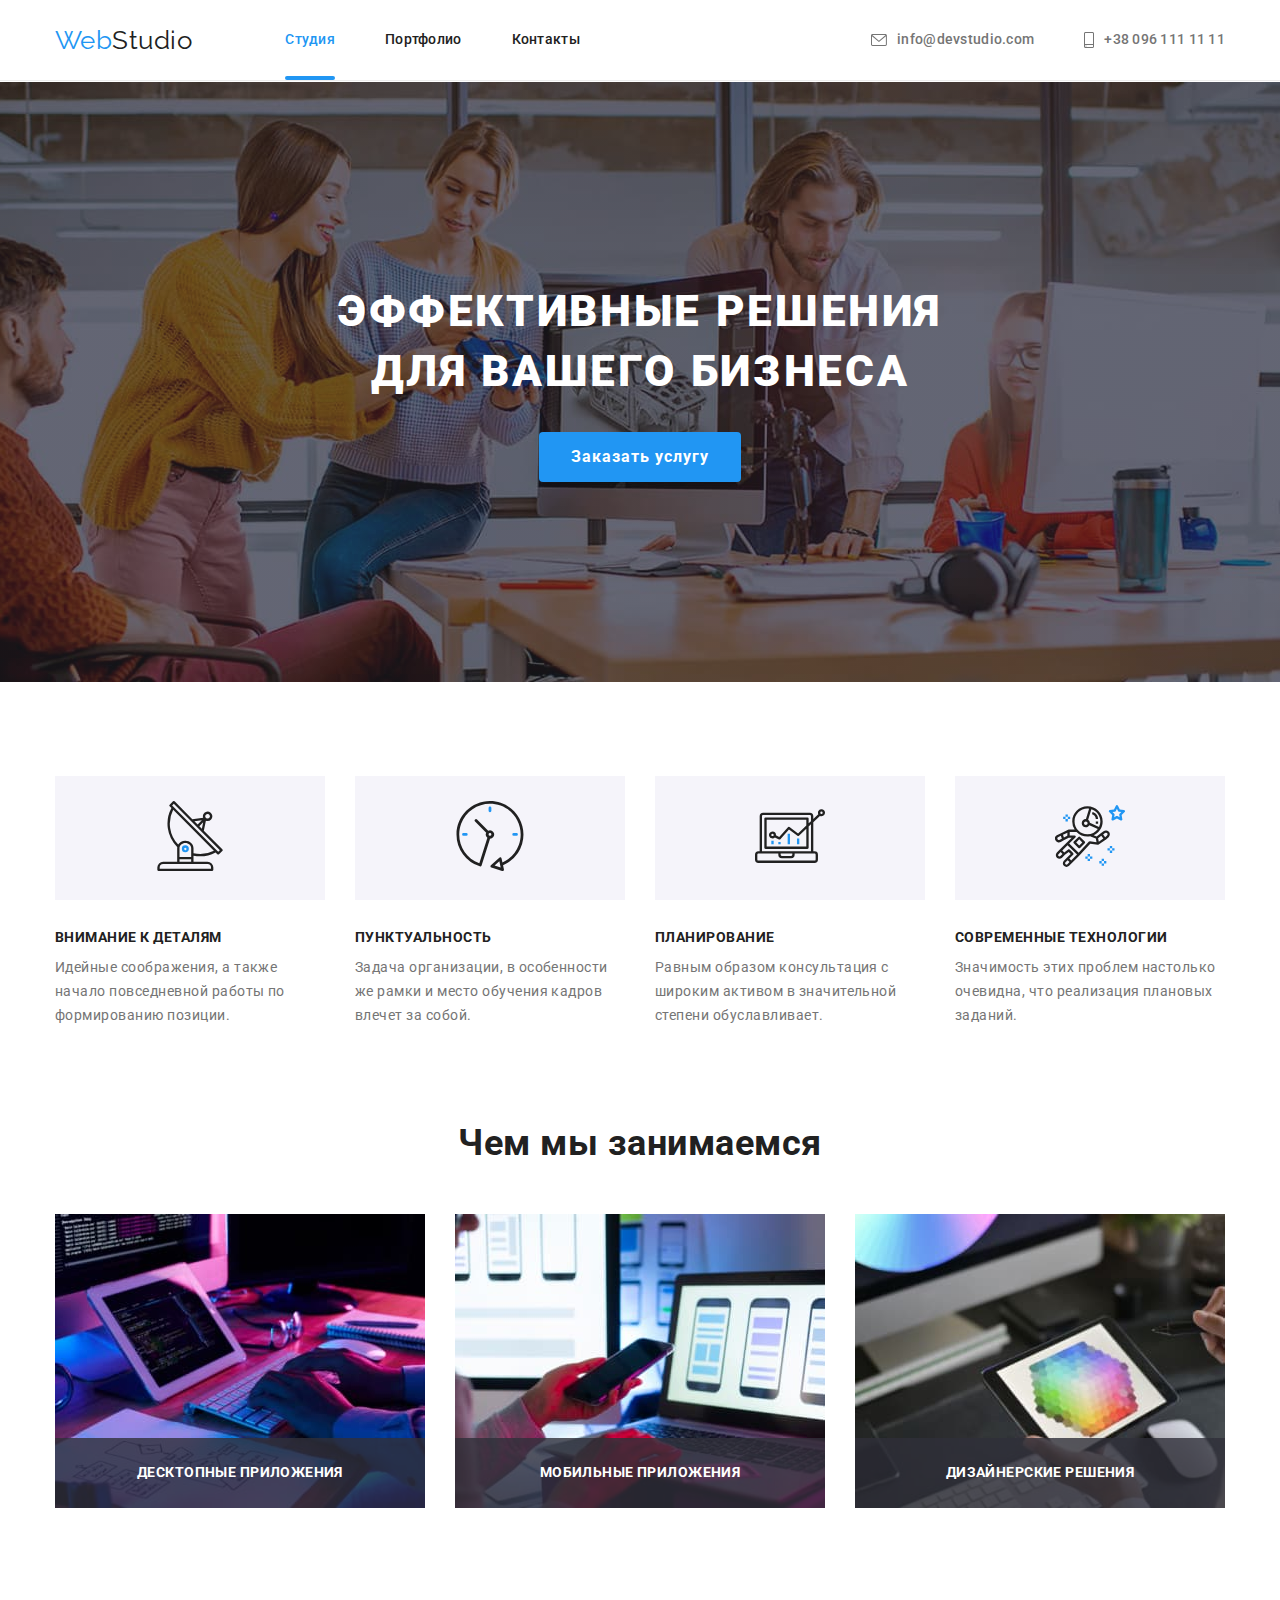
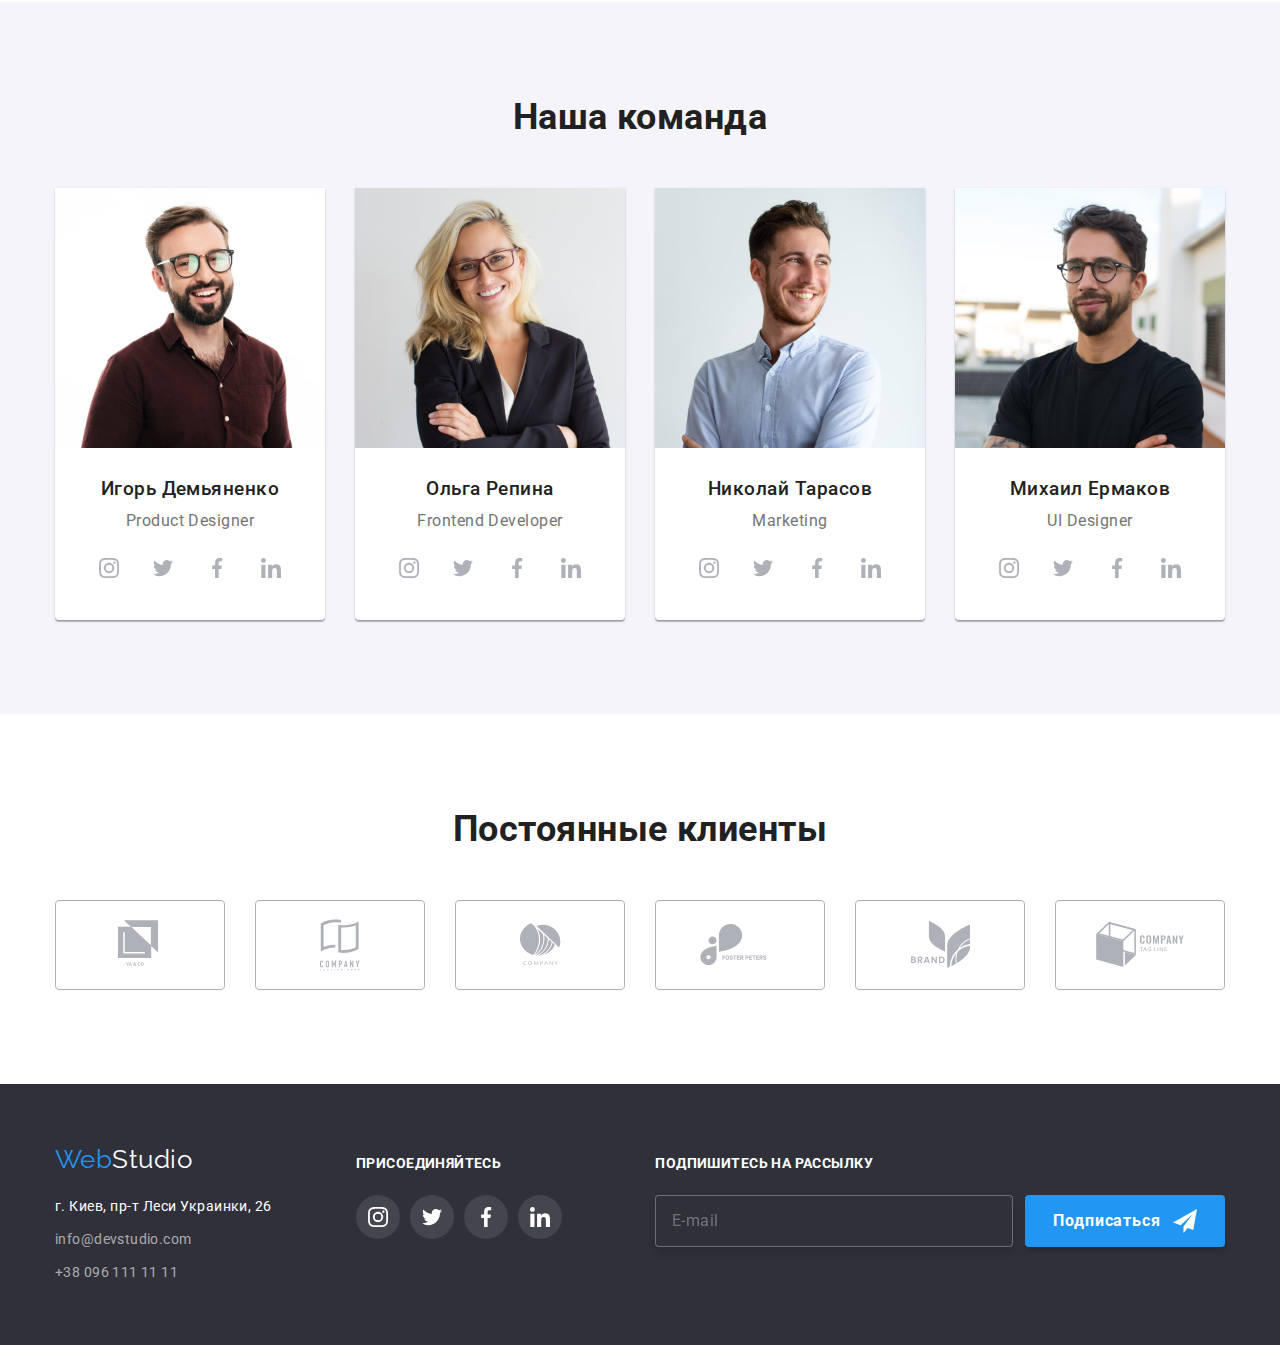
<file: index.html>
<!DOCTYPE html>
<html lang="ru">

  <head>
    <meta charset="UTF-8">
    <meta name="viewport" content="width=device-width, initial-scale=1.0">
	<title>Студия</title>
	<link rel="stylesheet" href="https://cdnjs.cloudflare.com/ajax/libs/modern-normalize/1.0.0/modern-normalize.min.css">
	<link rel="preconnect" href="https://fonts.gstatic.com">
	<link
		href="https://fonts.googleapis.com/css2?family=Raleway:wght@700&family=Roboto:wght@400;500;700;900&display=swap"
		rel="stylesheet">
	<link rel="stylesheet" href="./css/main.min.css">
  </head>
  
	<body>
		<header class="header">
			<div class="header-container">
				<a class="logo-dark" href="./index.html">
					<span class="logo-accent">Web</span>Studio
				</a>
				<nav class="site-nav">
					<ul class="nav-list">
						<li class="nav-item"><a class="nav-links link-current" href="./index.html">Студия</a></li>
						<li class="nav-item"><a class="nav-links" href="./portfolio.html">Портфолио</a></li>
						<li class="nav-item"><a class="nav-links" href="">Контакты</a></li>
					</ul>
				</nav>
				<a class="header-email header-contacts" href="mailto:info@devstudio.com" lang="en">
					<svg class="email-icon" width="16px" height= "12px">
						<use href="./images/sprite.svg#icon-envelope"></use>
					</svg>
					info@devstudio.com
				</a>
				<a class="header-contacts" href="tel:380961111111">
					<svg class="phone-icon" width="10px" height= "16px">
						<use href="./images/sprite.svg#icon-smartphone"></use>
					</svg>
					+38 096 111 11 11
				</a>
			</div>
		</header>

			<main>
				<!--Герой-->
				<section class="hero">
					<div class="hero-overlay">
						<div class="hero-container">
							<div class="hero-thumb">
								<h1 class="hero-title">Эффективные решения для вашего бизнеса</h1>
							</div>
							<button class="button" data-modal-open>Заказать услугу</button>
						</div>
					</div>
				</section>
				
				<!--Секция с перечислением основных преимуществ-->
				<section class="benefits section">
					<div class="benefits-container">
						<h2 class="visually-hidden">Особенности</h2>
						<ul class="benefits-list">
							<li class="benefits-item">
								<div class="benefits-background">
									<svg class="benefits-icon" width="70px" height="70px">
										<use href="./images/sprite.svg#icon-antenna"></use>
									</svg>
								</div>
								<h3 class="benefits-title">Внимание к деталям</h3>
								<p class="benefits-text">Идейные соображения, а также начало повседневной работы по формированию позиции.</p>
							</li>
							<li class="benefits-item">
								<div class="benefits-background">
									<svg class="benefits-icon" width="70px" height="70px">
										<use href="./images/sprite.svg#icon-clock"></use>
									</svg>
								</div>
								<h3 class="benefits-title">Пунктуальность</h3>
								<p class="benefits-text">Задача организации, в особенности же рамки и место обучения кадров влечет за собой.</p>
							</li>
							<li class="benefits-item">
								<div class="benefits-background">
									<svg class="benefits-icon" width="70px" height="70px">
										<use href="./images/sprite.svg#icon-diagram"></use>
									</svg>
								</div>
								<h3 class="benefits-title">Планирование</h3>
								<p class="benefits-text">Равным образом консультация с широким активом в значительной степени обуславливает.</p>
							</li>
							<li class="benefits-item">
								<div class="benefits-background">
									<svg class="benefits-icon" width="70px" height="70px">
										<use href="./images/sprite.svg#icon-astronaut"></use>
									</svg>
								</div>
								<h3 class="benefits-title">Современные технологии</h3>
								<p class="benefits-text">Значимость этих проблем настолько очевидна, что реализация плановых заданий.</p>
							</li>
						</ul>
					</div>
				</section>
				
				<!--Секция с перечислением услуг-->
				<section class="section-services">
					<div class="services-container">
						<h2 class="section-title">Чем мы занимаемся</h2>
						<ul class="services-list">
							<li class="services-item">
								<img src="./images/code.jpg" alt="Процесс программирования" width="370">
								<div class="services-label">
									<p>Десктопные приложения</p>
								</div>
							</li>
							<li class="services-item">
								<img src="./images/screen.jpg" alt="Процесс разработки мобильных приложений" width="370">
								<div class="services-label">
									<p>Мобильные приложения</p>
								</div>
							</li>
							<li class="services-item">
								<img src="./images/colors.jpg" alt="Процесс дизайна" width="370">
								<div class="services-label">
									<p>Дизайнерские решения</p>
								</div>
							</li>
						</ul>
					</div>
				</section>
				
				<!--Секция с перечнем членов команды-->
				<section class="team section">
					<div class="team-container">
						<h2 class="section-title">Наша команда</h2>
						<ul class="team-list">
							<li class="team-item">
								<img src="./images/IhorDemyanenko.jpg"
									alt="Улыбающийся шатен с короткой стрижкой в очках с бородой и усами, одет в бордовую рубашку"
									width="270">
								<div class="employee">
									<h3 class="employee-title">Игорь Демьяненко</h3>
									<p lang="en" class="employee-job">Product Designer</p>
									<div class="team-links">
										<a href="" class="team-thumb">
											<svg class="team-icon" width="20px" height="20px">
												<use href="./images/sprite.svg#icon-instagram"></use>
											</svg>
										</a>
										<a href="" class="team-thumb">
											<svg class="team-icon" width="20px" height="20px">
												<use href="./images/sprite.svg#icon-twitter"></use>
											</svg>
										</a>
										<a href="" class="team-thumb">
											<svg class="team-icon" width="20px" height="20px">
												<use href="./images/sprite.svg#icon-facebook"></use>
											</svg>
										</a>
										<a href="" class="team-thumb">
											<svg class="team-icon" width="20px" height="20px">
												<use href="./images/sprite.svg#icon-linkedin"></use>
											</svg>
										</a>
									</div>
								</div>
							</li>
							<li class="team-item">
								<img src="./images/OlgaRepina.jpg"
									alt="Улыбающаяся блондинка с волосами до плечей в очках, одета в белую блузку с черным пиджаком поверх, руки сложены на груди"
									width="270">
								<div class="employee">
									<h3 class="employee-title">Ольга Репина</h3>
									<p lang="en" class="employee-job">Frontend Developer</p>
									<div class="team-links">
										<a href="" class="team-thumb">
											<svg class="team-icon" width="20px" height="20px">
												<use href="./images/sprite.svg#icon-instagram"></use>
											</svg>
										</a>
										<a href="" class="team-thumb">
											<svg class="team-icon" width="20px" height="20px">
												<use href="./images/sprite.svg#icon-twitter"></use>
											</svg>
										</a>
										<a href="" class="team-thumb">
											<svg class="team-icon" width="20px" height="20px">
												<use href="./images/sprite.svg#icon-facebook"></use>
											</svg>
										</a>
										<a href="" class="team-thumb">
											<svg class="team-icon" width="20px" height="20px">
												<use href="./images/sprite.svg#icon-linkedin"></use>
											</svg>
										</a>
									</div>
								</div>
							</li>
							<li class="team-item">
								<img src="./images/NikolayTarasov.jpg"
									alt="Улыбающийся шатен с короткой стрижкой и недлинной бородой и усами, одет в светлую рубашку"
									width="270">
								<div class="employee">
									<h3 class="employee-title">Николай Тарасов</h3>
									<p lang="en" class="employee-job">Marketing</p>
									<div class="team-links">
										<a href="" class="team-thumb">
											<svg class="team-icon" width="20px" height="20px">
												<use href="./images/sprite.svg#icon-instagram"></use>
											</svg>
										</a>
										<a href="" class="team-thumb">
											<svg class="team-icon" width="20px" height="20px">
												<use href="./images/sprite.svg#icon-twitter"></use>
											</svg>
										</a>
										<a href="" class="team-thumb">
											<svg class="team-icon" width="20px" height="20px">
												<use href="./images/sprite.svg#icon-facebook"></use>
											</svg>
										</a>
										<a href="" class="team-thumb">
											<svg class="team-icon" width="20px" height="20px">
												<use href="./images/sprite.svg#icon-linkedin"></use>
											</svg>
										</a>
									</div>
								</div>
							</li>
							<li class="team-item">
								<img src="./images/MikhailErmakov.jpg"
									alt="Ухмыляющийся шатен с короткой стрижкой в очках с бородой и усами, одет в черную футболку с коротким рукавом"
									width="270">
								<div class="employee">
									<h3 class="employee-title">Михаил Ермаков</h3>
									<p lang="en" class="employee-job">UI Designer</p>
									<div class="team-links">
										<a href="" class="team-thumb">
											<svg class="team-icon" width="20px" height="20px">
												<use href="./images/sprite.svg#icon-instagram"></use>
											</svg>
										</a>
										<a href="" class="team-thumb">
											<svg class="team-icon" width="20px" height="20px">
												<use href="./images/sprite.svg#icon-twitter"></use>
											</svg>
										</a>
										<a href="" class="team-thumb">
											<svg class="team-icon" width="20px" height="20px">
												<use href="./images/sprite.svg#icon-facebook"></use>
											</svg>
										</a>
										<a href="" class="team-thumb">
											<svg class="team-icon" width="20px" height="20px">
												<use href="./images/sprite.svg#icon-linkedin"></use>
											</svg>
										</a>
									</div>
								</div>
							</li>
						</ul>
					</div>
				</section>
				
				<!--Секция со списком клиентов-->
				<section class="section-clients">
					<div class="clients-container">
						<h2 class="section-title">Постоянные клиенты</h2>
						<ul class="clients-list">
							<li class="client-item">
								<a href="" class="client-thumb">
									<svg class="client-icon" width="44.27px" height="49.23px">
										<use href="./images/sprite.svg#icon-logo-1"></use>
									</svg>
								</a>
							</li>
							<li class="client-item">
								<a href="" class="client-thumb">
									<svg class="client-icon" width="40px" height="52px">
										<use href="./images/sprite.svg#icon-logo-2"></use>
									</svg>
								</a>
							</li>
							<li class="client-item">
								<a href="" class="client-thumb">
									<svg class="client-icon" width="41px" height="42.6px">
										<use href="./images/sprite.svg#icon-logo-3"></use>
									</svg>
								</a>
							</li>
							<li class="client-item">
								<a href="" class="client-thumb">
									<svg class="client-icon" width="79.66px" height="42.02px">
										<use href="./images/sprite.svg#icon-logo-4"></use>
									</svg>
								</a>
							</li>
							<li class="client-item">
								<a href="" class="client-thumb">
									<svg class="client-icon" width="59px" height="47px">
										<use href="./images/sprite.svg#icon-logo-5"></use>
									</svg>
								</a>
							</li>
							<li class="client-item">
								<a href="" class="client-thumb">
									<svg class="client-icon" width="88.48px" height="45.44px">
										<use href="./images/sprite.svg#icon-logo-6"></use>
									</svg>
								</a>
							</li>
						</ul>
					</div>
				</section>
					
			</main>

		<footer class="footer">
			<div class="footer-container">
				<div class="heading">
					<div class="logo-thumb">
						<a class="logo-light" href="./index.html">
							<span class="logo-accent">Web</span>Studio
						</a>
					</div>
					<p class="social-title">присоединяйтесь</p>
					<p class="subscribe-title">Подпишитесь на рассылку</p>
				</div>
				<div class="footer-actions">
					<address class="footer-address">
						<p class="location">г. Киев, пр-т Леси Украинки, 26</p>
						<div class="footer-contacts">
							<a class="email-link" href="mailto:info@devstudio.com" lang="en">info@devstudio.com</a>
							<a class="phone-link" href="tel:380961111111">+38 096 111 11 11</a>
						</div>
					</address>
					<div class="footer-social">
						<a href="" class="footer-link">
							<svg class="link-icon" width="20px" height="20px">
								<use href="./images/sprite.svg#icon-instagram"></use>
							</svg>
						</a>
						<a href="" class="footer-link">
							<svg class="link-icon" width="20px" height="20px">
								<use href="./images/sprite.svg#icon-twitter"></use>
							</svg>
						</a>
						<a href="" class="footer-link">
							<svg class="link-icon" width="20px" height="20px">
								<use href="./images/sprite.svg#icon-facebook"></use>
							</svg>
						</a>
						<a href="" class="footer-link">
							<svg class="link-icon" width="20px" height="20px">
								<use href="./images/sprite.svg#icon-linkedin"></use>
							</svg>
						</a>
					</div>
					<div>
						<form class="subscribe-form" name="subscribe-form" autocomplete="on" novalidate>
							<div class="subscribe-field">
								<input class="subscribe-input" type="email" name="email" placeholder="E-mail">
							</div>
							<button class="subscribe button" type="submit">
								Подписаться
								<svg class="subscribe-icon" width="24px" height="24px">
									<use href="./images/sprite.svg#icon-icon-send"></use>
								</svg>
							</button>
						</form>
					</div>
				</div>
			</div>
		</footer>

			<!--Модальное окно-->
			<div class="backdrop  is-hidden" data-modal>
				<div class="modal-container">
					<div class="modal-form">
						<p class="form-title">Оставьте свои данные, мы вам перезвоним</p>
						<form class="request-form" name="request-form" autocomplete="on" novalidate>
							<div class="request-field">
								<label class="request-label" for="user-name" >Имя</label>
								<input class="request-input" type="user-name" name="user-name" id="user-name" autofocus />
									<svg class="request-icon" width="18px" height="18px">
										<use href="./images/sprite.svg#icon-person-black-18dp"></use>
									</svg>
							</div>
							<div class="request-field">
								<label class="request-label" for="phone-number">Телефон</label>
								<input class="request-input" type="tel" name="phone-number" id="phone-number" />
								<svg class="request-icon" width="18px" height="18px">
									<use href="./images/sprite.svg#icon-phone-black-18dp"></use>
								</svg>
							</div>
							<div class="request-field">
								<label class="request-label" for="email">Почта</label>
								<input class="request-input" type="email" name="email" id="email" />
								<svg class="request-icon" width="18px" height="18px">
									<use href="./images/sprite.svg#icon-email-black-18dp"></use>
								</svg>
							</div>
							<div class="request-field comment">
								<label class="request-label" for="comment">Комментарий</label>
								<textarea class="request-input comment" name="comment" id="comment" placeholder="Введите текст" autocomplete="off"></textarea>
							</div>
							<div class="field-checkmark">
								<input class="visually-hidden checkbox" type="checkbox" name="checkbox" id="checkbox" />
								<label class="checkbox-label" for="checkbox">
									<span class="checkbox-content">Соглашаюсь с рассылкой и принимаю
										<a class="link-terms" href="#">Условия договора</a>
									</span>
								</label>
							</div>
							<button class="request-send" type="submit">
								Отправить
							</button>
						</form>
					</div>
					<button class="modal-close" data-modal-close>
						<svg class="close-icon" width="11px" height="11px">
							<use href="./images/sprite.svg#icon-modal-close-sign"></use>
						</svg>
					</button>
				</div>
			</div>
		
		<!--Скрипт для модального окна-->
		<script src="./js/modal.js"></script>

	</body>
</html>
</file>
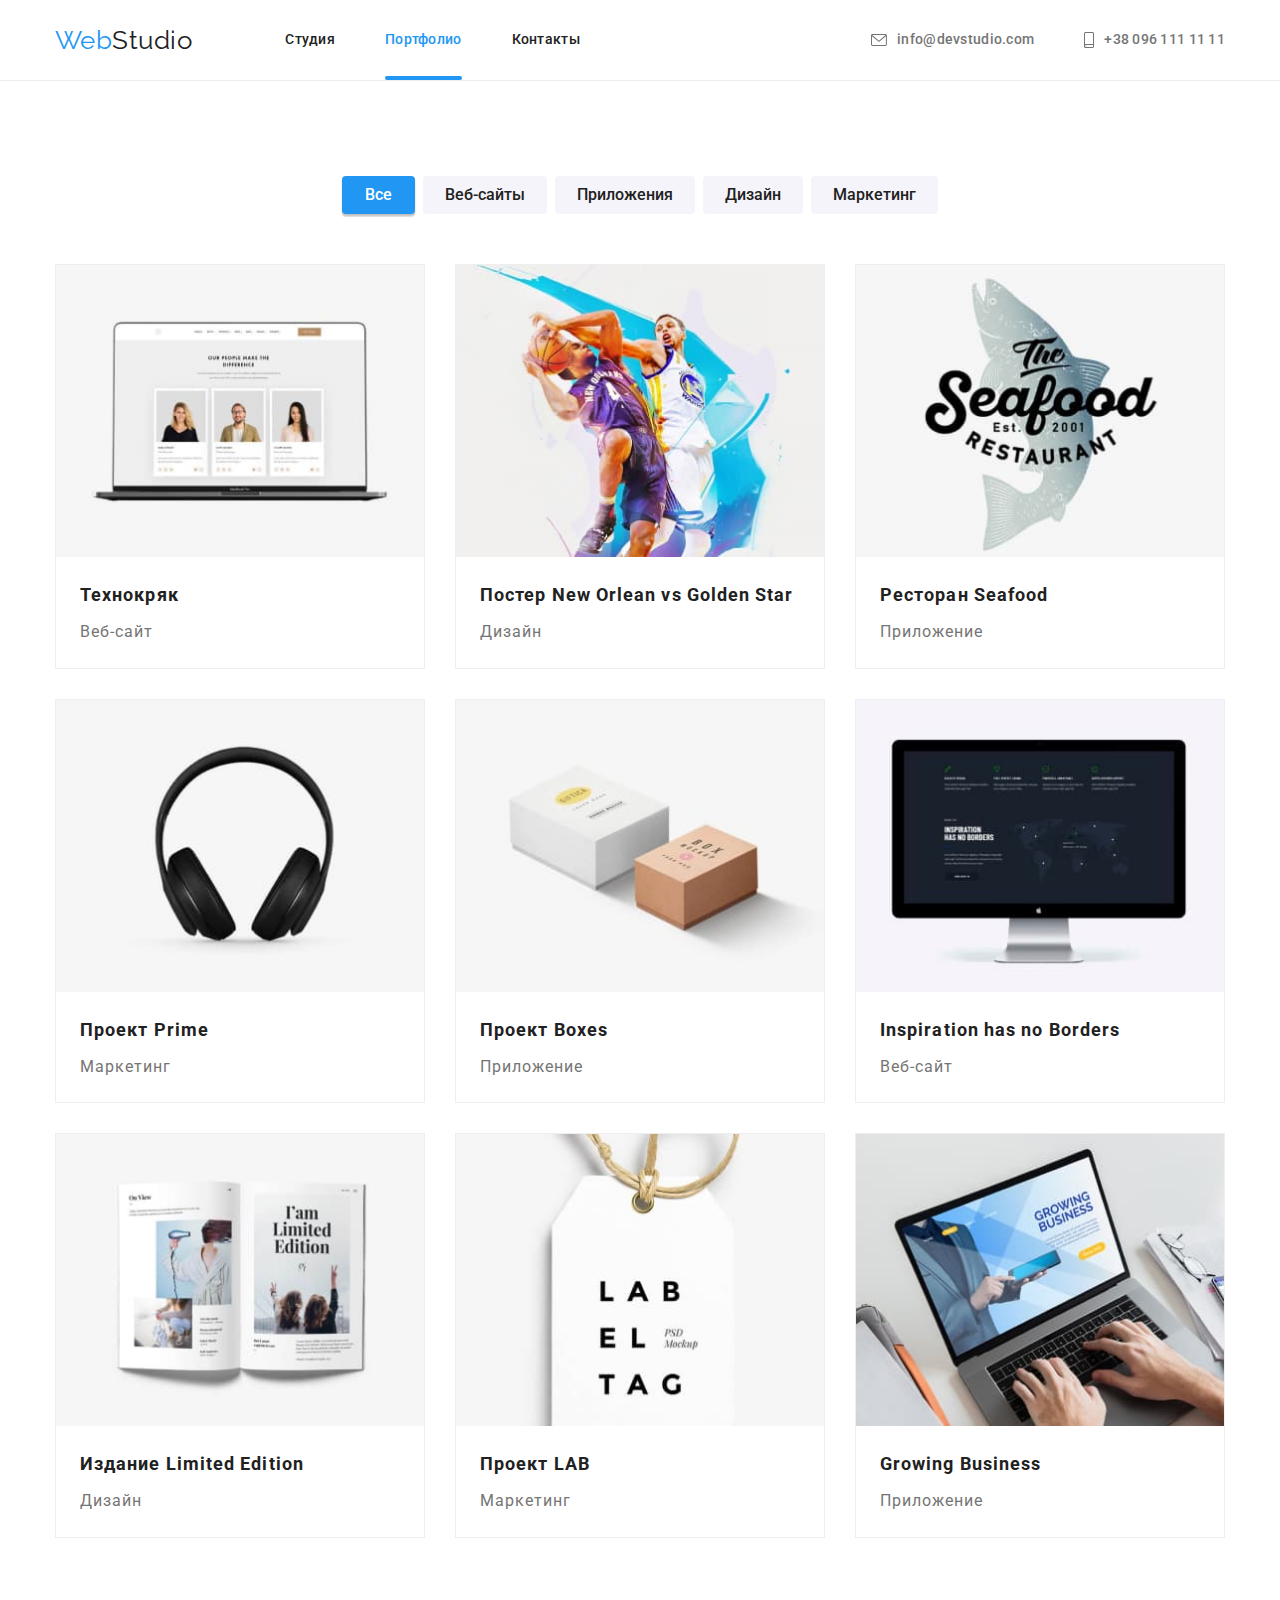
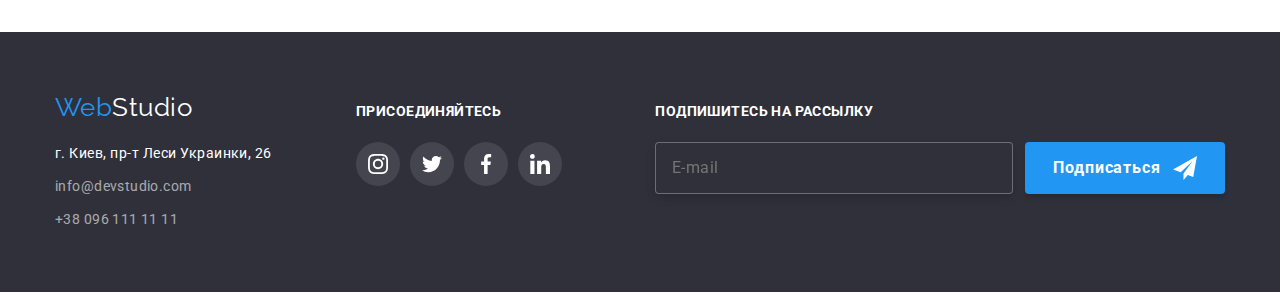
<file: portfolio.html>
<!DOCTYPE html>
<html lang="ru">

<head>
    <meta charset="UTF-8">
    <meta name="viewport" content="width=device-width, initial-scale=1.0">
    <title>Портфолио</title>
    <link rel="stylesheet" href="https://cdnjs.cloudflare.com/ajax/libs/modern-normalize/1.0.0/modern-normalize.min.css">
    <link rel="preconnect" href="https://fonts.gstatic.com">
    <link
        href="https://fonts.googleapis.com/css2?family=Raleway:wght@700&family=Roboto:wght@400;500;700;900&display=swap"
        rel="stylesheet">
    <link rel="stylesheet" href="./css/portfolio.min.css">
</head>

<body>
    <header class="header">
        <div class="header-container">
            <a class="logo-dark" href="./index.html">
                <span class="logo-accent">Web</span>Studio
            </a>
            <nav class="site-nav">
                <ul class="nav-list">
                    <li class="nav-item"><a class="nav-links" href="./index.html">Студия</a></li>
                    <li class="nav-item"><a class="nav-links link-current" href="./portfolio.html">Портфолио</a></li>
                    <li class="nav-item"><a class="nav-links" href="">Контакты</a></li>
                </ul>
            </nav>
            <a class="header-email header-contacts" href="mailto:info@devstudio.com" lang="en">
                <svg class="email-icon" width="16px" height="12px">
                    <use href="./images/sprite.svg#icon-envelope"></use>
                </svg>
                info@devstudio.com
            </a>
            <a class="header-contacts" href="tel:380961111111">
                <svg class="phone-icon" width="10px" height="16px">
                    <use href="./images/sprite.svg#icon-smartphone"></use>
                </svg>
                +38 096 111 11 11
            </a>
        </div>
    </header>

    <main>
        <!--Секция с перечислением работ-->
        <section class="section">
            <div class="works-container">
                <h2 class="visually-hidden">Наши работы</h2>
                <div>
                    <ul class="buttons-list">
                        <li class="item">
                            <button class="button current">Все</button>
                        </li>
                        <li class="item">
                            <button class="button">Веб-сайты</button>
                        </li>
                        <li class="item">
                            <button class="button">Приложения</button>
                        </li>
                        <li class="item">
                            <button class="button">Дизайн</button>
                        </li>
                        <li class="item">
                            <button class="button">Маркетинг</button>
                        </li>
                    </ul>
                </div>
                <div>
                    <ul class="work-list">
                        <li class="item">
                            <a href="#" class="overlay-item-link">
                                <div class="card">
                                    <div class="card-thumb">
                                        <img src="./images/Technokryak.jpg" alt="Ноутбук с изображением веб-сайта" width="370">
                                        <div class="card-overlay">
                                            <div class="action-text">
                                                <p>Технокряк это современная площадка распространения коронавируса. Компании используют эту платформу
                                                    для цифрового
                                                    шпионажа и атак на защищённые сервера конкурентов.</p>
                                            </div>
                                        </div>
                                    </div>
                                    <div class="card-content">
                                        <h3 class="title">Технокряк</h3>
                                        <div><p class="text">Веб-сайт</p></div>
                                    </div>
                                </div>
                            </a>
                        </li>
                        <li class="item">
                            <a href="#" class="overlay-item-link">
                                <div class="card">
                                    <div class="card-thumb">
                                        <img src="./images/NOvsGS.jpg" alt="Два баскетболиста в форме и с мячом" width="370">
                                        <div class="card-overlay">
                                            <div class="action-text">
                                                <p>Технокряк это современная площадка распространения коронавируса. Компании используют эту платформу
                                                    для цифрового
                                                    шпионажа и атак на защищённые сервера конкурентов.</p>
                                            </div>
                                        </div>
                                    </div>
                                    <div class="card-content">
                                        <h3 class="title">Постер <span lang="en">New Orlean vs Golden Star</span></h3>
                                        <p class="text">Дизайн</p>
                                    </div>
                                </div>
                            </a>
                        </li>
                        <li class="item">
                            <a href="#" class="overlay-item-link">
                                <div class="card">
                                    <div class="card-thumb">
                                        <img src="./images/Seafood.jpg"
                                            alt="Логотип ресторана с изображением рыбы на фоне и надписью с названием и годом основания ресторана"
                                            width="370">
                                        <div class="card-overlay">
                                            <div class="action-text">
                                                <p>Технокряк это современная площадка распространения коронавируса. Компании используют эту платформу
                                                    для цифрового
                                                    шпионажа и атак на защищённые сервера конкурентов.</p>
                                            </div>
                                        </div>
                                    </div>
                                    <div class="card-content">
                                        <h3 class="title">Ресторан <span lang="en">Seafood</span></h3>
                                        <p class="text">Приложение</p>
                                    </div>
                                </div>
                            </a>
                        </li>
                        <li class="item">
                            <a href="#" class="overlay-item-link">
                                <div class="card">
                                    <div class="card-thumb">
                                        <img src="./images/Prime.jpg" alt="Черные наушники" width="370">
                                        <div class="card-overlay">
                                            <div class="action-text">
                                                <p>Технокряк это современная площадка распространения коронавируса. Компании используют эту платформу
                                                    для цифрового
                                                    шпионажа и атак на защищённые сервера конкурентов.</p>
                                            </div>
                                        </div>
                                    </div>
                                    <div class="card-content">
                                        <h3 class="title">Проект <span lang="en">Prime</span></h3>
                                        <p class="text">Маркетинг</p>
                                    </div>
                                </div>
                            </a>
                        </li>
                        <li class="item">
                            <a href="#" class="overlay-item-link">
                                <div class="card">
                                    <div class="card-thumb">
                                        <img src="./images/Boxes.jpg"
                                            alt="Белая коробка с надписями и коробка меньшего размера из крафтового картона с надписями" width="370">
                                        <div class="card-overlay">
                                            <div class="action-text">
                                                <p>Технокряк это современная площадка распространения коронавируса. Компании используют эту платформу
                                                    для цифрового
                                                    шпионажа и атак на защищённые сервера конкурентов.</p>
                                            </div>
                                        </div>
                                    </div>
                                    <div class="card-content">
                                        <h3 class="title">Проект <span lang="en">Boxes</span></h3>
                                        <p class="text">Приложение</p>
                                    </div>
                                </div>
                            </a>
                        </li>
                        <li class="item">
                            <a href="#" class="overlay-item-link">
                                <div class="card">
                                    <div class="card-thumb">
                                        <img src="./images/Inspiration.jpg" alt="Монитор с изображением сайта с черным бекграундом" width="370">
                                        <div class="card-overlay">
                                            <div class="action-text">
                                                <p>Технокряк это современная площадка распространения коронавируса. Компании используют эту платформу
                                                    для цифрового
                                                    шпионажа и атак на защищённые сервера конкурентов.</p>
                                            </div>
                                        </div>
                                    </div>
                                    <div class="card-content">
                                        <h3 lang="en" class="title">Inspiration has no Borders</h3>
                                        <p class="text">Веб-сайт</p>
                                    </div>
                                </div>
                            </a>
                        </li>
                        <li class="item">
                            <a href="#" class="overlay-item-link">
                                <div class="card">
                                    <div class="card-thumb">
                                        <img src="./images/LimitedEdition.jpg" alt="Разворот журнала, на котором изображены фото и название издания"
                                            width="370">
                                        <div class="card-overlay">
                                            <div class="action-text">
                                                <p>Технокряк это современная площадка распространения коронавируса. Компании используют эту платформу
                                                    для цифрового
                                                    шпионажа и атак на защищённые сервера конкурентов.</p>
                                            </div>
                                        </div>
                                    </div>
                                    <div class="card-content">
                                        <h3 class="title">Издание <span lang="en">Limited Edition</span></h3>
                                        <p class="text">Дизайн</p>
                                    </div>
                                </div>
                            </a>
                        </li>
                        <li class="item">
                            <a href="#" class="overlay-item-link">
                                <div class="card">
                                    <div class="card-thumb">
                                        <img src="./images/LAB.jpg" alt="Белый ярлык с названием проекта, к ярлыку прикреплена бечевка" width="370">
                                        <div class="card-overlay">
                                            <div class="action-text">
                                                <p>Технокряк это современная площадка распространения коронавируса. Компании используют эту платформу
                                                    для цифрового
                                                    шпионажа и атак на защищённые сервера конкурентов.</p>
                                            </div>
                                        </div>
                                    </div>
                                    <div class="card-content">
                                        <h3 class="title">Проект <span lang="en">LAB</span></h3>
                                        <p class="text">Маркетинг</p>
                                    </div>
                                </div>
                            </a>
                        </li>
                        <li class="item">
                           <a href="#" class="overlay-item-link">
                                <div class="card">
                                    <div class="card-thumb">
                                        <img src="./images/GrowingBusiness.jpg" alt="Черные наушники" width="370">
                                        <div class="card-overlay">
                                            <div class="action-text">
                                                <p>Технокряк это современная площадка распространения коронавируса. Компании используют эту платформу
                                                    для цифрового
                                                    шпионажа и атак на защищённые сервера конкурентов.</p>
                                            </div>
                                        </div>
                                    </div>
                                    <div class="card-content">
                                        <h3 lang="en" class="title">Growing Business</h3>
                                        <p class="text">Приложение</p>
                                    </div>
                                </div>
                           </a>
                        </li>
                    </ul>
                </div>
            </div>
        </section>
    </main>

    <footer class="footer">
        <div class="footer-container">
            <div class="heading">
                <div class="logo-thumb">
                    <a class="logo-light" href="./index.html">
                        <span class="logo-accent">Web</span>Studio
                    </a>
                </div>
                <p class="social-title">присоединяйтесь</p>
                <p class="subscribe-title">Подпишитесь на рассылку</p>
            </div>
            <div class="footer-actions">
                <address class="footer-address">
                    <p class="location">г. Киев, пр-т Леси Украинки, 26</p>
                    <div class="footer-contacts">
                        <a class="email-link" href="mailto:info@devstudio.com" lang="en">info@devstudio.com</a>
                        <a class="phone-link" href="tel:380961111111">+38 096 111 11 11</a>
                    </div>
                </address>
                <div class="footer-social">
                    <a href="" class="footer-link">
                        <svg class="link-icon" width="20px" height="20px">
                            <use href="./images/sprite.svg#icon-instagram"></use>
                        </svg>
                    </a>
                    <a href="" class="footer-link">
                        <svg class="link-icon" width="20px" height="20px">
                            <use href="./images/sprite.svg#icon-twitter"></use>
                        </svg>
                    </a>
                    <a href="" class="footer-link">
                        <svg class="link-icon" width="20px" height="20px">
                            <use href="./images/sprite.svg#icon-facebook"></use>
                        </svg>
                    </a>
                    <a href="" class="footer-link">
                        <svg class="link-icon" width="20px" height="20px">
                            <use href="./images/sprite.svg#icon-linkedin"></use>
                        </svg>
                    </a>
                </div>
                <div>
                    <form class="subscribe-form" name="subscribe-form" autocomplete="on" novalidate>
                        <div class="subscribe-field">
                            <input class="subscribe-input" type="email" name="email" placeholder="E-mail">
                        </div>
                        <button class="subscribe button" type="submit">
                            Подписаться
                            <svg class="subscribe-icon" width="24px" height="24px">
                                <use href="./images/sprite.svg#icon-icon-send"></use>
                            </svg>
                        </button>
                    </form>
                </div>
            </div>
        </div>
    </footer>
</body>

</html>
</file>
<file: css/main.min.css>
body{padding-top:82px;background-color:#fff;color:#757575;font-family:"Roboto", sans-serif;letter-spacing:0.03em}ul{list-style:none;margin:0;padding:0}h1,h2,h3,p{margin:0}.header-container,.hero-container,.benefits-container,.services-container,.team-container,.clients-container,.footer-container{width:1200px;margin-left:auto;margin-right:auto;padding-left:15px;padding-right:15px}.logo-dark,.logo-light,.logo-accent{font-family:"Raleway", sans-serif;font-size:26px;line-height:1.19;text-decoration:none}.social-title,.subscribe-title{font-size:14px;font-weight:700;line-height:1.14;letter-spacing:0.03em;text-transform:uppercase}.email-link,.phone-link{font-size:14px;font-weight:400;line-height:1.71;letter-spacing:0.03em;text-decoration:none}.section{padding-top:94px;padding-bottom:94px}.section-title{margin-bottom:50px}.button{display:inline-block;border-radius:4px;margin:0;padding:0;border:none;min-width:73px;cursor:pointer}img{display:block;max-width:100%;height:auto}.visually-hidden{position:absolute;width:1px;height:1px;margin:-1px;border:none;padding:0;clip:rect(0 0 0 0);overflow:hidden}.section-title{color:#212121;font-weight:700;font-size:36px;line-height:1.17;text-align:center}.backdrop{position:fixed;top:0;left:0;width:100%;height:100%;z-index:2;opacity:1;-webkit-transition:opacity 250ms cubic-bezier(0.4, 0, 0.2, 1);transition:opacity 250ms cubic-bezier(0.4, 0, 0.2, 1);background-color:rgba(0,0,0,0.2)}.backdrop.is-hidden{opacity:0;pointer-events:none}.modal-container{position:absolute;top:50%;left:50%;width:528px;height:581px;border-radius:4px;-webkit-transform:translate(-50%, -50%) scale(1);transform:translate(-50%, -50%) scale(1);-webkit-transition:-webkit-transform 250ms cubic-bezier(0.4, 0, 0.2, 1);transition:-webkit-transform 250ms cubic-bezier(0.4, 0, 0.2, 1);transition:transform 250ms cubic-bezier(0.4, 0, 0.2, 1);transition:transform 250ms cubic-bezier(0.4, 0, 0.2, 1), -webkit-transform 250ms cubic-bezier(0.4, 0, 0.2, 1);-webkit-transition:opacity 250ms cubic-bezier(0.4, 0, 0.2, 1);transition:opacity 250ms cubic-bezier(0.4, 0, 0.2, 1);-webkit-box-shadow:0px 1px 3px rgba(0,0,0,0.12),0px 1px 1px rgba(0,0,0,0.14),0px 2px 1px rgba(0,0,0,0.2);box-shadow:0px 1px 3px rgba(0,0,0,0.12),0px 1px 1px rgba(0,0,0,0.14),0px 2px 1px rgba(0,0,0,0.2);background-color:#fff}.backdrop.is-hidden .modal-container{-webkit-transform:translate(-50%, -50%) scale(0.7);transform:translate(-50%, -50%) scale(0.7)}.modal-close{position:absolute;top:8px;right:8px;display:-webkit-inline-box;display:-ms-inline-flexbox;display:inline-flex;-webkit-box-pack:center;-ms-flex-pack:center;justify-content:center;-webkit-box-align:center;-ms-flex-align:center;align-items:center;width:30px;height:30px;border-radius:50%;border:1px solid rgba(0,0,0,0.1);cursor:pointer;background-color:#fff;color:#000}.close-icon{fill:currentColor;-webkit-transition:fill 250ms cubic-bezier(0.4, 0, 0.2, 1);transition:fill 250ms cubic-bezier(0.4, 0, 0.2, 1)}.modal-close:hover .close-icon,.modal-close:focus .close-icon{fill:#2196f3}.modal-form{position:absolute;top:50%;left:50%;width:448px;-webkit-transform:translate(-50%, -50%) scale(1);transform:translate(-50%, -50%) scale(1)}.form-title{margin-bottom:12px;text-align:center;font-weight:700;font-size:20px;line-height:1.15;letter-spacing:0.03em;color:#212121}.request-field{position:relative;display:-webkit-box;display:-ms-flexbox;display:flex;-webkit-box-orient:vertical;-webkit-box-direction:normal;-ms-flex-direction:column;flex-direction:column;margin-bottom:10px;font-size:12px;line-height:1.17;letter-spacing:0.01em;color:#757575}.request-field.comment{margin-bottom:20px}.request-field input::-webkit-input-placeholder{font-size:14px;line-height:1.14;letter-spacing:0.01em;color:rgba(117,117,117,0.5)}.request-field input:-ms-input-placeholder{font-size:14px;line-height:1.14;letter-spacing:0.01em;color:rgba(117,117,117,0.5)}.request-field input::-ms-input-placeholder{font-size:14px;line-height:1.14;letter-spacing:0.01em;color:rgba(117,117,117,0.5)}.request-field input::placeholder{font-size:14px;line-height:1.14;letter-spacing:0.01em;color:rgba(117,117,117,0.5)}.request-label{margin-bottom:4px}.request-input{padding-top:11px;padding-bottom:11px;padding-left:42px;color:#212121;border-radius:4px;border:1px solid rgba(33,33,33,0.2);-webkit-transition:border-color 250ms cubic-bezier(0.4, 0, 0.2, 1);transition:border-color 250ms cubic-bezier(0.4, 0, 0.2, 1)}.request-input:hover,.request-input:focus{fill:#2196f3;border-color:#2196f3}.request-input.comment{width:100%;min-height:120px;padding-left:16px;padding-right:16px;resize:none}.request-icon{position:absolute;bottom:11px;left:12px;fill:currentColor;-webkit-transition:fill 250ms cubic-bezier(0.4, 0, 0.2, 1);transition:fill 250ms cubic-bezier(0.4, 0, 0.2, 1)}.request-input:hover+.request-icon,.request-input:focus+.request-icon{fill:#2196f3;border-color:#2196f3}.field-checkmark{position:relative;display:-webkit-box;display:-ms-flexbox;display:flex;-webkit-box-pack:center;-ms-flex-pack:center;justify-content:center;-webkit-box-align:stretch;-ms-flex-align:stretch;align-items:stretch;margin-bottom:30px;padding-right:11px;font-size:14px;line-height:1.71;letter-spacing:0.03em;text-align:end;color:#757575}.checkbox{border-color:#212121;-webkit-box-shadow:0px 4px 4px rgba(0,0,0,0.25);box-shadow:0px 4px 4px rgba(0,0,0,0.25);-webkit-transition:border-color 250ms cubic-bezier(0.4, 0, 0.2, 1);transition:border-color 250ms cubic-bezier(0.4, 0, 0.2, 1);-webkit-transition:-webkit-box-shadow 250ms cubic-bezier(0.4, 0, 0.2, 1);transition:-webkit-box-shadow 250ms cubic-bezier(0.4, 0, 0.2, 1);transition:box-shadow 250ms cubic-bezier(0.4, 0, 0.2, 1);transition:box-shadow 250ms cubic-bezier(0.4, 0, 0.2, 1), -webkit-box-shadow 250ms cubic-bezier(0.4, 0, 0.2, 1)}.checkbox-label::after{content:"";position:absolute;left:12px;top:4.5px;display:inline-block;width:16px;height:15px;margin-right:7px;background-image:url(../images/icon-check.svg);background-size:contain;background-origin:border-box;border:2px solid #212121;border-radius:2px;-webkit-box-shadow:0px 4px 4px rgba(0,0,0,0.25);box-shadow:0px 4px 4px rgba(0,0,0,0.25)}.checkbox:hover+.checkbox-label::after,.checkbox:focus+.checkbox-label::after,.checkbox:checked+.checkbox-label::after{border-color:#2196f3;-webkit-box-shadow:none;box-shadow:none}.checkbox:checked+.checkbox-label::after{background-color:#2196f3}.link-terms{text-decoration-skip-ink:none;color:#2196f3}.request-send{display:-webkit-box;display:-ms-flexbox;display:flex;margin:0 auto;width:200px;padding-top:10px;padding-bottom:10px;padding-right:56px;padding-left:55px;text-align:center;cursor:pointer;font-family:"Roboto", sans-serif;font-weight:700;font-size:16px;line-height:1.88;letter-spacing:0.06em;border:none;border-radius:4px;color:#fff;-webkit-box-shadow:0px 4px 4px rgba(0,0,0,0.15);box-shadow:0px 4px 4px rgba(0,0,0,0.15);background-color:#2196f3;-webkit-transition:background-color 250ms cubic-bezier(0.4, 0, 0.2, 1);transition:background-color 250ms cubic-bezier(0.4, 0, 0.2, 1)}.request-send:hover,.request-send:focus{background-color:#188ce8}.header .logo-dark{color:#212121;margin-right:93px}.logo-light{color:#fff}.logo-accent{color:#2196f3}.header{position:fixed;top:0;left:0;width:100%;z-index:1;background-color:#fff;border-bottom:1px solid #ececec}.header-container{display:-webkit-box;display:-ms-flexbox;display:flex;-webkit-box-align:center;-ms-flex-align:center;align-items:center}.nav-list{display:-webkit-box;display:-ms-flexbox;display:flex}.nav-list .nav-item:not(:last-child){margin-right:50px}.nav-links{display:block;padding-top:32px;padding-bottom:32px;font-weight:500;font-size:14px;line-height:1.14;letter-spacing:0.02em;text-decoration:none;color:#212121;-webkit-transition:color 250ms cubic-bezier(0.4, 0, 0.2, 1);transition:color 250ms cubic-bezier(0.4, 0, 0.2, 1)}.nav-links:hover,.nav-links:focus{color:#2196f3}.link-current{position:relative;color:#2196f3}.link-current::after{content:"";position:absolute;bottom:0;left:0;width:100%;height:4px;border-radius:2px;background:#2196f3}.header-email{margin-left:auto;margin-right:50px}.header-contacts{display:-webkit-box;display:-ms-flexbox;display:flex;-webkit-box-align:center;-ms-flex-align:center;align-items:center;font-weight:500;font-size:14px;line-height:1.14;letter-spacing:0.02em;text-decoration:none;color:#757575;text-decoration:none;-webkit-transition:color 250ms cubic-bezier(0.4, 0, 0.2, 1);transition:color 250ms cubic-bezier(0.4, 0, 0.2, 1)}.header-contacts:hover,.header-contacts:focus{color:#2196f3}.email-icon,.phone-icon{margin-right:10px;fill:currentColor;-webkit-transition:fill 250ms cubic-bezier(0.4, 0, 0.2, 1);transition:fill 250ms cubic-bezier(0.4, 0, 0.2, 1)}.email-icon:hover,.email-icon:focus,.phone-icon:hover,.phone-icon:focus{fill:#2196f3}.hero{background-color:#c4c4c4;color:#fff}.hero-container{display:-webkit-box;display:-ms-flexbox;display:flex;-webkit-box-orient:vertical;-webkit-box-direction:normal;-ms-flex-direction:column;flex-direction:column;-webkit-box-align:center;-ms-flex-align:center;align-items:center;padding-top:200px;padding-bottom:200px}.hero-overlay{max-width:1600px;height:600px;margin-left:auto;margin-right:auto;background-image:-webkit-gradient(linear, left top, left bottom, from(rgba(47,48,58,0.4)), to(rgba(47,48,58,0.4))),url(../images/Img-Hero.jpg);background-image:linear-gradient(to bottom, rgba(47,48,58,0.4), rgba(47,48,58,0.4)),url(../images/Img-Hero.jpg);background-position:center}.hero-thumb{width:696px;margin-bottom:30px}.hero-title{font-weight:900;font-size:44px;line-height:1.36;text-align:center;letter-spacing:0.06em;text-transform:uppercase}.button{padding-top:10px;padding-bottom:10px;padding-right:32px;padding-left:32px;text-align:center;color:#fff;font-family:"Roboto", sans-serif;font-weight:700;font-size:16px;line-height:1.88;letter-spacing:0.06em;-webkit-box-shadow:0px 4px 4px rgba(0,0,0,0.15);box-shadow:0px 4px 4px rgba(0,0,0,0.15);background-color:#2196f3;-webkit-transition:background-color 250ms cubic-bezier(0.4, 0, 0.2, 1);transition:background-color 250ms cubic-bezier(0.4, 0, 0.2, 1)}.button:hover,.button:focus{background-color:#188ce8}.benefits-list{display:-webkit-box;display:-ms-flexbox;display:flex}.benefits-item:not(:last-child){margin-right:30px}.benefits-background{margin:0 0 30px 0;padding:25px 100px;background-color:#f5f4fa}.benefits-title{margin-bottom:10px;color:#212121;font-weight:700;font-size:14px;line-height:1.14;text-transform:uppercase}.benefits-text{font-size:14px;line-height:1.71}.section-services{padding-bottom:94px}.services-list{display:-webkit-box;display:-ms-flexbox;display:flex}.services-item{position:relative}.services-item:not(:last-child){margin-right:30px}.services-label{position:absolute;bottom:0;left:0;width:100%;padding-top:27px;padding-bottom:27px;text-align:center;background:rgba(47,48,58,0.8);color:#fff;font-weight:700;font-size:14px;line-height:1.14;letter-spacing:0.03em;text-transform:uppercase}.team.section{background-color:#f5f4fa}.team-list{display:-webkit-box;display:-ms-flexbox;display:flex;font-size:16px;line-height:1.19}.team-item{-webkit-box-shadow:0px 1px 3px rgba(0,0,0,0.12),0px 1px 1px rgba(0,0,0,0.14),0px 2px 1px rgba(0,0,0,0.2);box-shadow:0px 1px 3px rgba(0,0,0,0.12),0px 1px 1px rgba(0,0,0,0.14),0px 2px 1px rgba(0,0,0,0.2);border-radius:0px 0px 4px 4px;background-color:#fff}.team-item:not(:last-child){margin-right:30px}.employee{padding-top:30px;padding-bottom:30px;text-align:center}.employee-title{margin-bottom:10px;color:#212121;font-weight:500}.employee-job{margin-bottom:16px}.team-links{display:-webkit-box;display:-ms-flexbox;display:flex;-webkit-box-pack:justify;-ms-flex-pack:justify;justify-content:space-between;padding:0 32px}.team-thumb{display:-webkit-inline-box;display:-ms-inline-flexbox;display:inline-flex;-webkit-box-pack:center;-ms-flex-pack:center;justify-content:center;-webkit-box-align:center;-ms-flex-align:center;align-items:center;width:44px;height:44px;border-radius:50%;color:#afb1b8;-webkit-transition:background-color 250ms cubic-bezier(0.4, 0, 0.2, 1);transition:background-color 250ms cubic-bezier(0.4, 0, 0.2, 1);-webkit-transition:color 250ms cubic-bezier(0.4, 0, 0.2, 1);transition:color 250ms cubic-bezier(0.4, 0, 0.2, 1)}.team-thumb:hover,.team-thumb:focus{background-color:#2196f3;color:#fff}.team-icon{fill:currentColor}.section-clients{padding:94px 0}.clients-list{display:-webkit-box;display:-ms-flexbox;display:flex}.client-item:not(:last-child){margin-right:30px}.client-thumb{display:-webkit-inline-box;display:-ms-inline-flexbox;display:inline-flex;-webkit-box-pack:center;-ms-flex-pack:center;justify-content:center;-webkit-box-align:center;-ms-flex-align:center;align-items:center;width:170px;height:90px;border:1px solid #afb1b8;border-radius:4px;background-color:#fff;color:#afb1b8;-webkit-transition:background-color 250ms cubic-bezier(0.4, 0, 0.2, 1);transition:background-color 250ms cubic-bezier(0.4, 0, 0.2, 1);-webkit-transition:color 250ms cubic-bezier(0.4, 0, 0.2, 1);transition:color 250ms cubic-bezier(0.4, 0, 0.2, 1);-webkit-transition:border 250ms cubic-bezier(0.4, 0, 0.2, 1);transition:border 250ms cubic-bezier(0.4, 0, 0.2, 1)}.client-thumb:hover,.client-thumb:focus{background-color:#fff;color:#2196f3;border:1px solid #2196f3}.client-icon{fill:currentColor}.footer{padding-top:60px;padding-bottom:60px;background-color:#2f303a;color:#fff}.heading{display:-webkit-box;display:-ms-flexbox;display:flex;-webkit-box-align:baseline;-ms-flex-align:baseline;align-items:baseline;margin-bottom:20px}.logo-thumb{width:231px;margin-right:70px}.social-title{margin-right:154px}.footer-actions{display:-webkit-box;display:-ms-flexbox;display:flex;-webkit-box-pack:start;-ms-flex-pack:start;justify-content:flex-start}.footer-address{width:231px;margin-right:70px;font-style:normal;font-size:14px;line-height:1.71}.location{margin-top:0px;margin-bottom:9px}.footer-contacts{display:-webkit-box;display:-ms-flexbox;display:flex;-webkit-box-orient:vertical;-webkit-box-direction:normal;-ms-flex-direction:column;flex-direction:column}.email-link{margin-left:0px;margin-bottom:9px}.email-link,.phone-link{color:rgba(255,255,255,0.6);-webkit-transition:color 250ms cubic-bezier(0.4, 0, 0.2, 1);transition:color 250ms cubic-bezier(0.4, 0, 0.2, 1)}.email-link:hover,.email-link:focus,.phone-link:hover,.phone-link:focus{color:#2196f3}.footer-social{display:-webkit-box;display:-ms-flexbox;display:flex;-webkit-box-pack:start;-ms-flex-pack:start;justify-content:flex-start;margin-right:93px}.footer-link{display:-webkit-inline-box;display:-ms-inline-flexbox;display:inline-flex;-webkit-box-pack:center;-ms-flex-pack:center;justify-content:center;-webkit-box-align:center;-ms-flex-align:center;align-items:center;width:44px;height:44px;border-radius:50%;background-color:rgba(255,255,255,0.1);color:#fff;-webkit-transition:background-color 250ms cubic-bezier(0.4, 0, 0.2, 1);transition:background-color 250ms cubic-bezier(0.4, 0, 0.2, 1)}.footer-link:not(:last-child){margin-right:10px}.footer-link:hover,.footer-link:focus{background-color:#2196f3}.link-icon{fill:#fff}.subscribe-form{display:-webkit-box;display:-ms-flexbox;display:flex;width:570px;margin-right:0;margin-left:auto}.subscribe-field{-webkit-box-pack:center;-ms-flex-pack:center;justify-content:center;-webkit-box-align:start;-ms-flex-align:start;align-items:flex-start}.subscribe-input{display:-webkit-box;display:-ms-flexbox;display:flex;-webkit-box-pack:center;-ms-flex-pack:center;justify-content:center;-webkit-box-align:center;-ms-flex-align:center;align-items:center;text-align:start;margin-right:12px;padding-top:15px;padding-bottom:15px;padding-right:0;padding-left:16px;width:358px;font-size:16px;line-height:1.25;letter-spacing:0.03em;background-color:#2f303a;color:rgba(255,255,255,0.6);border-radius:4px;border:1px solid rgba(255,255,255,0.3);-webkit-filter:drop-shadow(0px 4px 4px rgba(0,0,0,0.15));filter:drop-shadow(0px 4px 4px rgba(0,0,0,0.15))}.subscribe.button{display:-webkit-box;display:-ms-flexbox;display:flex;-webkit-box-pack:center;-ms-flex-pack:center;justify-content:center;-webkit-box-align:center;-ms-flex-align:center;align-items:center;width:200px;padding:0;font-family:"Roboto", sans-serif;font-weight:700;font-size:16px;line-height:1.88;letter-spacing:0.06em;color:#fff;-webkit-box-shadow:0px 4px 4px rgba(0,0,0,0.15);box-shadow:0px 4px 4px rgba(0,0,0,0.15);background-color:#2196f3;-webkit-transition:background-color 250ms cubic-bezier(0.4, 0, 0.2, 1);transition:background-color 250ms cubic-bezier(0.4, 0, 0.2, 1)}.subscribe.button:not(:last-child){margin-right:12px}.subscribe.button:hover,.subscribe.button:focus{background-color:#188ce8}.subscribe-icon{margin-left:12px;fill:currentColor}
/*# sourceMappingURL=main.min.css.map */
</file>
<file: css/portfolio.min.css>
body{padding-top:82px;background-color:#fff;color:#757575;font-family:"Roboto", sans-serif;letter-spacing:0.03em}ul{list-style:none;margin:0;padding:0}h1,h2,h3,p{margin:0}.header-container,.works-container,.footer-container{width:1200px;margin-left:auto;margin-right:auto;padding-left:15px;padding-right:15px}.logo-dark,.logo-light,.logo-accent{font-family:"Raleway", sans-serif;font-size:26px;line-height:1.19;text-decoration:none}.social-title,.subscribe-title{font-size:14px;font-weight:700;line-height:1.14;letter-spacing:0.03em;text-transform:uppercase}.email-link,.phone-link{font-size:14px;font-weight:400;line-height:1.71;letter-spacing:0.03em;text-decoration:none}.section{padding-top:94px;padding-bottom:94px}.section-title{margin-bottom:50px}.button{display:inline-block;border-radius:4px;margin:0;padding:0;border:none;min-width:73px;cursor:pointer}img{display:block;max-width:100%;height:auto}.visually-hidden{position:absolute;width:1px;height:1px;margin:-1px;border:none;padding:0;clip:rect(0 0 0 0);overflow:hidden}.section-title{color:#212121;font-weight:700;font-size:36px;line-height:1.17;text-align:center}.header .logo-dark{color:#212121;margin-right:93px}.logo-light{color:#fff}.logo-accent{color:#2196f3}.header{position:fixed;top:0;left:0;width:100%;z-index:1;background-color:#fff;border-bottom:1px solid #ececec}.header-container{display:-webkit-box;display:-ms-flexbox;display:flex;-webkit-box-align:center;-ms-flex-align:center;align-items:center}.nav-list{display:-webkit-box;display:-ms-flexbox;display:flex}.nav-list .nav-item:not(:last-child){margin-right:50px}.nav-links{display:block;padding-top:32px;padding-bottom:32px;font-weight:500;font-size:14px;line-height:1.14;letter-spacing:0.02em;text-decoration:none;color:#212121;-webkit-transition:color 250ms cubic-bezier(0.4, 0, 0.2, 1);transition:color 250ms cubic-bezier(0.4, 0, 0.2, 1)}.nav-links:hover,.nav-links:focus{color:#2196f3}.link-current{position:relative;color:#2196f3}.link-current::after{content:"";position:absolute;bottom:0;left:0;width:100%;height:4px;border-radius:2px;background:#2196f3}.header-email{margin-left:auto;margin-right:50px}.header-contacts{display:-webkit-box;display:-ms-flexbox;display:flex;-webkit-box-align:center;-ms-flex-align:center;align-items:center;font-weight:500;font-size:14px;line-height:1.14;letter-spacing:0.02em;text-decoration:none;color:#757575;text-decoration:none;-webkit-transition:color 250ms cubic-bezier(0.4, 0, 0.2, 1);transition:color 250ms cubic-bezier(0.4, 0, 0.2, 1)}.header-contacts:hover,.header-contacts:focus{color:#2196f3}.email-icon,.phone-icon{margin-right:10px;fill:currentColor;-webkit-transition:fill 250ms cubic-bezier(0.4, 0, 0.2, 1);transition:fill 250ms cubic-bezier(0.4, 0, 0.2, 1)}.email-icon:hover,.email-icon:focus,.phone-icon:hover,.phone-icon:focus{fill:#2196f3}.buttons-list{display:-webkit-box;display:-ms-flexbox;display:flex;-webkit-box-pack:center;-ms-flex-pack:center;justify-content:center;margin-bottom:50px}.buttons-list .item:not(:last-child){margin-right:8px}.buttons-list .button,.button.current{padding-top:6px;padding-bottom:6px;padding-right:22px;padding-left:22px;text-align:center;font-weight:500;font-size:16px;line-height:1.63}.buttons-list .button{background-color:#f5f4fa;color:#212121;-webkit-box-shadow:none;box-shadow:none;-webkit-transition:background-color 250ms cubic-bezier(0.4, 0, 0.2, 1);transition:background-color 250ms cubic-bezier(0.4, 0, 0.2, 1);-webkit-transition:color 250ms cubic-bezier(0.4, 0, 0.2, 1);transition:color 250ms cubic-bezier(0.4, 0, 0.2, 1);-webkit-transition:-webkit-box-shadow 250ms cubic-bezier(0.4, 0, 0.2, 1);transition:-webkit-box-shadow 250ms cubic-bezier(0.4, 0, 0.2, 1);transition:box-shadow 250ms cubic-bezier(0.4, 0, 0.2, 1);transition:box-shadow 250ms cubic-bezier(0.4, 0, 0.2, 1), -webkit-box-shadow 250ms cubic-bezier(0.4, 0, 0.2, 1)}.buttons-list .button:hover,.buttons-list .button:focus,.buttons-list .button.current{background-color:#2196f3;color:#fff;-webkit-box-shadow:0px 3px 1px rgba(0,0,0,0.1),0px 1px 2px rgba(0,0,0,0.08),0px 2px 2px rgba(0,0,0,0.12);box-shadow:0px 3px 1px rgba(0,0,0,0.1),0px 1px 2px rgba(0,0,0,0.08),0px 2px 2px rgba(0,0,0,0.12)}.work-list{display:-webkit-box;display:-ms-flexbox;display:flex;-ms-flex-wrap:wrap;flex-wrap:wrap;margin-top:-30px;margin-left:-30px}.work-list .item{-ms-flex-preferred-size:calc(1200px / 3 - 30px);flex-basis:calc(1200px / 3 - 30px);margin-top:30px;margin-left:30px}.overlay-item-link{display:block;color:#757575;text-decoration:none;-webkit-transition:-webkit-box-shadow 250ms cubic-bezier(0.4, 0, 0.2, 1);transition:-webkit-box-shadow 250ms cubic-bezier(0.4, 0, 0.2, 1);transition:box-shadow 250ms cubic-bezier(0.4, 0, 0.2, 1);transition:box-shadow 250ms cubic-bezier(0.4, 0, 0.2, 1), -webkit-box-shadow 250ms cubic-bezier(0.4, 0, 0.2, 1)}.overlay-item-link:hover,.overlay-item-link:focus{-webkit-box-shadow:0px 1px 1px rgba(0,0,0,0.12),0px 4px 4px rgba(0,0,0,0.06),1px 4px 6px rgba(0,0,0,0.16);box-shadow:0px 1px 1px rgba(0,0,0,0.12),0px 4px 4px rgba(0,0,0,0.06),1px 4px 6px rgba(0,0,0,0.16)}.card{border:1px solid #eee;-webkit-box-shadow:none;box-shadow:none}.card-thumb{position:relative;overflow:hidden}.card-overlay{position:absolute;top:0;left:0;width:100%;height:100%;background:rgba(33,150,243,0.9);opacity:0;-webkit-transform:translateY(100%);transform:translateY(100%);-webkit-transition:opacity 250ms cubic-bezier(0.4, 0, 0.2, 1);transition:opacity 250ms cubic-bezier(0.4, 0, 0.2, 1);-webkit-transition:-webkit-transform 250ms cubic-bezier(0.4, 0, 0.2, 1);transition:-webkit-transform 250ms cubic-bezier(0.4, 0, 0.2, 1);transition:transform 250ms cubic-bezier(0.4, 0, 0.2, 1);transition:transform 250ms cubic-bezier(0.4, 0, 0.2, 1), -webkit-transform 250ms cubic-bezier(0.4, 0, 0.2, 1)}.overlay-item-link:hover .card-overlay,.overlay-item-link:focus .card-overlay{opacity:1;-webkit-transform:translateY(0);transform:translateY(0)}.action-text{position:absolute;top:50%;left:50%;-webkit-transform:translate(-50%, -50%);transform:translate(-50%, -50%);width:322px;height:168px;font-size:18px;line-height:1.56;letter-spacing:0.03em;-webkit-transition:opacity 250ms cubic-bezier(0.4, 0, 0.2, 1);transition:opacity 250ms cubic-bezier(0.4, 0, 0.2, 1);color:#fff;opacity:0}.overlay-item-link:hover .action-text,.overlay-item-link:focus .action-text{opacity:1}.card-content{padding-top:20px;padding-bottom:20px;padding-right:24px;padding-left:24px}.card-content .title{margin-bottom:4px;color:#212121;font-weight:700;font-size:18px;line-height:2;letter-spacing:0.06em}.card-content .text{font-size:16px;line-height:1.88;letter-spacing:0.06em}.footer{padding-top:60px;padding-bottom:60px;background-color:#2f303a;color:#fff}.heading{display:-webkit-box;display:-ms-flexbox;display:flex;-webkit-box-align:baseline;-ms-flex-align:baseline;align-items:baseline;margin-bottom:20px}.logo-thumb{width:231px;margin-right:70px}.social-title{margin-right:154px}.footer-actions{display:-webkit-box;display:-ms-flexbox;display:flex;-webkit-box-pack:start;-ms-flex-pack:start;justify-content:flex-start}.footer-address{width:231px;margin-right:70px;font-style:normal;font-size:14px;line-height:1.71}.location{margin-top:0px;margin-bottom:9px}.footer-contacts{display:-webkit-box;display:-ms-flexbox;display:flex;-webkit-box-orient:vertical;-webkit-box-direction:normal;-ms-flex-direction:column;flex-direction:column}.email-link{margin-left:0px;margin-bottom:9px}.email-link,.phone-link{color:rgba(255,255,255,0.6);-webkit-transition:color 250ms cubic-bezier(0.4, 0, 0.2, 1);transition:color 250ms cubic-bezier(0.4, 0, 0.2, 1)}.email-link:hover,.email-link:focus,.phone-link:hover,.phone-link:focus{color:#2196f3}.footer-social{display:-webkit-box;display:-ms-flexbox;display:flex;-webkit-box-pack:start;-ms-flex-pack:start;justify-content:flex-start;margin-right:93px}.footer-link{display:-webkit-inline-box;display:-ms-inline-flexbox;display:inline-flex;-webkit-box-pack:center;-ms-flex-pack:center;justify-content:center;-webkit-box-align:center;-ms-flex-align:center;align-items:center;width:44px;height:44px;border-radius:50%;background-color:rgba(255,255,255,0.1);color:#fff;-webkit-transition:background-color 250ms cubic-bezier(0.4, 0, 0.2, 1);transition:background-color 250ms cubic-bezier(0.4, 0, 0.2, 1)}.footer-link:not(:last-child){margin-right:10px}.footer-link:hover,.footer-link:focus{background-color:#2196f3}.link-icon{fill:#fff}.subscribe-form{display:-webkit-box;display:-ms-flexbox;display:flex;width:570px;margin-right:0;margin-left:auto}.subscribe-field{-webkit-box-pack:center;-ms-flex-pack:center;justify-content:center;-webkit-box-align:start;-ms-flex-align:start;align-items:flex-start}.subscribe-input{display:-webkit-box;display:-ms-flexbox;display:flex;-webkit-box-pack:center;-ms-flex-pack:center;justify-content:center;-webkit-box-align:center;-ms-flex-align:center;align-items:center;text-align:start;margin-right:12px;padding-top:15px;padding-bottom:15px;padding-right:0;padding-left:16px;width:358px;font-size:16px;line-height:1.25;letter-spacing:0.03em;background-color:#2f303a;color:rgba(255,255,255,0.6);border-radius:4px;border:1px solid rgba(255,255,255,0.3);-webkit-filter:drop-shadow(0px 4px 4px rgba(0,0,0,0.15));filter:drop-shadow(0px 4px 4px rgba(0,0,0,0.15))}.subscribe.button{display:-webkit-box;display:-ms-flexbox;display:flex;-webkit-box-pack:center;-ms-flex-pack:center;justify-content:center;-webkit-box-align:center;-ms-flex-align:center;align-items:center;width:200px;padding:0;font-family:"Roboto", sans-serif;font-weight:700;font-size:16px;line-height:1.88;letter-spacing:0.06em;color:#fff;-webkit-box-shadow:0px 4px 4px rgba(0,0,0,0.15);box-shadow:0px 4px 4px rgba(0,0,0,0.15);background-color:#2196f3;-webkit-transition:background-color 250ms cubic-bezier(0.4, 0, 0.2, 1);transition:background-color 250ms cubic-bezier(0.4, 0, 0.2, 1)}.subscribe.button:not(:last-child){margin-right:12px}.subscribe.button:hover,.subscribe.button:focus{background-color:#188ce8}.subscribe-icon{margin-left:12px;fill:currentColor}
/*# sourceMappingURL=portfolio.min.css.map */
</file>
